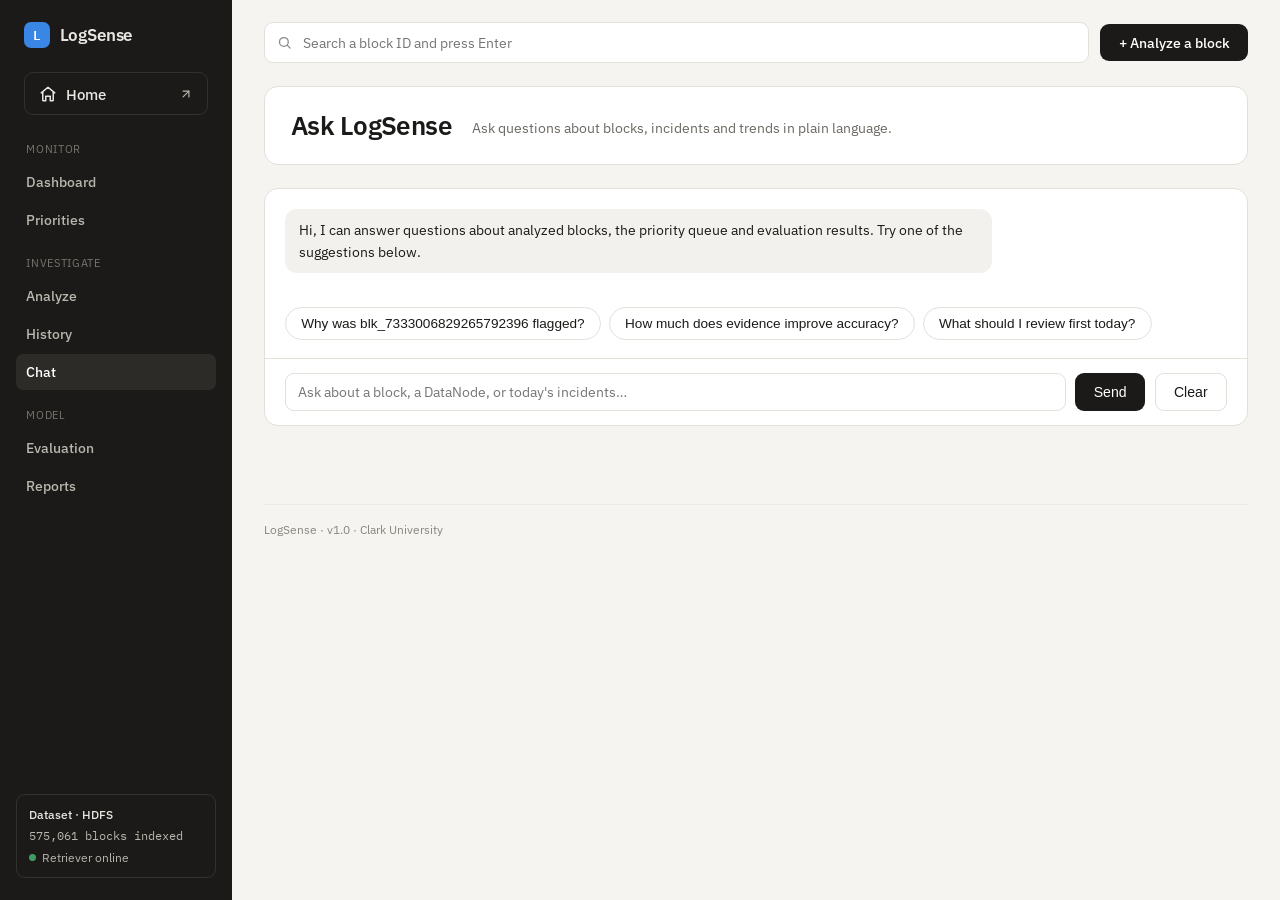
<file: frontend/chat.html>
<!doctype html>
<html lang="en">
<head>
  <meta charset="utf-8" />
  <meta name="viewport" content="width=device-width, initial-scale=1, viewport-fit=cover" />
  <link rel="icon" type="image/svg+xml" href="favicon.svg" />
  <title>LogSense — Chat</title>
  <link rel="preconnect" href="https://fonts.googleapis.com">
  <link href="https://fonts.googleapis.com/css2?family=IBM+Plex+Sans:wght@400;500;600;700&family=IBM+Plex+Mono:wght@400;500;600&display=swap" rel="stylesheet" />
  <link rel="stylesheet" href="css/styles.css?v=1794762658" />
</head>
<body>
  <div class="ls-shell">
    <aside class="ls-sidebar">
      <a href="index.html" class="ls-brand">LogSense</a>
      <a href="index.html" class="ls-sidebar-home"><svg width="18" height="18" viewBox="0 0 24 24" fill="none" stroke="currentColor" stroke-width="2" stroke-linecap="round" stroke-linejoin="round"><path d="M3 10.5 12 3l9 7.5"></path><path d="M5 9.5V20a1 1 0 0 0 1 1h3v-6h6v6h3a1 1 0 0 0 1-1V9.5"></path></svg><span>Home</span><svg class="ls-sidebar-home-arrow" width="14" height="14" viewBox="0 0 24 24" fill="none" stroke="currentColor" stroke-width="2" stroke-linecap="round" stroke-linejoin="round"><line x1="7" y1="17" x2="17" y2="7"></line><polyline points="7 7 17 7 17 17"></polyline></svg></a>
      <nav class="ls-nav">
        <div class="ls-nav-header">Monitor</div>
        <a href="dashboard.html">Dashboard</a>
        <a href="priorities.html">Priorities <span class="ls-badge" id="nav-priorities-badge" hidden></span></a>
        <div class="ls-nav-header">Investigate</div>
        <a href="analyze.html">Analyze</a>
        <a href="history.html">History</a>
        <a href="chat.html" class="active">Chat</a>
        <div class="ls-nav-header">Model</div>
        <a href="evaluate.html">Evaluation</a>
        <a href="reports.html">Reports</a>
      </nav>
      <div class="ls-sidebar-info">
        <strong>Dataset · HDFS</strong>
        <div class="ls-mono">575,061 blocks indexed</div>
        <div class="ls-dot-row"><span class="ls-dot"></span>Retriever online</div>
      </div>
    </aside>

    <main class="ls-main">
      <header class="ls-row" style="justify-content: space-between;">
        <div class="ls-row" style="flex: 1; min-width: 240px; background: var(--surface); border: 1px solid var(--border); border-radius: var(--radius-sm); padding: 0 0.75rem;">
          <svg width="15" height="15" viewBox="0 0 24 24" fill="none" stroke="currentColor" stroke-width="2" stroke-linecap="round" stroke-linejoin="round" style="color: var(--text-faint); flex: none;"><circle cx="11" cy="11" r="7"></circle><line x1="21" y1="21" x2="16.65" y2="16.65"></line></svg>
          <input type="text" id="topbar-search" placeholder="Search a block ID and press Enter" style="flex: 1; border: 0; outline: 0; background: transparent; padding: 0.65rem 0;" />
        </div>
        <a class="ls-btn" href="analyze.html">+ Analyze a block</a>
      </header>

      <div class="ls-header">
        <h1>Ask LogSense</h1>
        <p>Ask questions about blocks, incidents and trends in plain language.</p>
      </div>

      <div class="ls-card" style="padding: 0; overflow: hidden;">
        <div id="chat-messages" style="max-height: 55vh; overflow-y: auto; padding: 1.25rem;"></div>
        <div id="chat-suggestions" style="padding: 0 1.25rem 1.1rem; display: flex; flex-wrap: wrap; gap: 0.5rem;"></div>
        <div style="border-top: 1px solid var(--border); padding: 0.9rem 1.25rem; display: flex; gap: 0.6rem;">
          <input type="text" id="chat-input" placeholder="Ask about a block, a DataNode, or today's incidents…" style="flex: 1;" />
          <button class="ls-btn" id="chat-send-btn">Send</button>
          <button class="ls-btn ls-btn-ghost" id="chat-clear-btn">Clear</button>
        </div>
      </div>
      <footer class="ls-footer">LogSense · v1.0 · Clark University</footer>
    </main>
  </div>

  <script src="js/api.js?v=1794762658"></script>
  <script src="js/chat.js?v=1794762658"></script>
</body>
</html>
</file>
<file: frontend/css/styles.css>
:root {
  --bg: #f5f4f1;
  --surface: #ffffff;
  --border: #e3e0da;
  --border-light: #eeebe6;
  --text: #1b1a18;
  --text-secondary: #3b3935;
  --text-muted: #6b6861;
  --text-faint: #8a877f;

  --primary: #1b1a18;
  --primary-dark: #35332f;
  --primary-grad-start: #1b1a18;
  --primary-grad-end: #35332f;
  --accent: #2063b0;
  --accent-strong: #3986e4;

  --danger-bg: #ffe5e0;
  --danger-text: #b3241f;
  --danger-border: #f2b3a8;
  --danger-strong: #d33c33;
  --danger-halo: #ffc7be;

  --normal-bg: #e0f5e6;
  --normal-text: #17653c;
  --normal-border: #a9e0bd;
  --success: #17653c;
  --success-strong: #3f9b65;

  --warning-strong: #e29e47;
  --info-strong: #2171cc;

  --sidebar-bg: #1b1a18;
  --sidebar-text: #e9e7e2;
  --sidebar-text-muted: #b9b6ae;
  --sidebar-hover: #262421;
  --sidebar-active: #2d2b28;
  --sidebar-border: #33312d;

  --radius: 14px;
  --radius-sm: 9px;
  --shadow: none;
  --shadow-hover: 0 2px 8px rgba(27, 26, 24, 0.08);
}

* { box-sizing: border-box; }

html { scroll-behavior: smooth; }
@media (prefers-reduced-motion: reduce) {
  html { scroll-behavior: auto; }
}

body {
  margin: 0;
  font-family: "IBM Plex Sans", -apple-system, BlinkMacSystemFont, "Segoe UI", sans-serif;
  background: var(--bg);
  color: var(--text);
  padding-block: env(safe-area-inset-top, 0px) env(safe-area-inset-bottom, 0px);
  -webkit-font-smoothing: antialiased;
}

a { color: var(--accent); text-decoration: none; }
a:hover { text-decoration: underline; }

code, .ls-mono { font-family: "IBM Plex Mono", ui-monospace, monospace; }

/* ---------- Layout shell ---------- */
.ls-shell {
  display: flex;
  min-height: 100vh;
}

.ls-sidebar {
  width: 232px;
  flex: 0 0 232px;
  background: var(--sidebar-bg);
  color: var(--sidebar-text);
  padding: 1.4rem 1rem;
  position: sticky;
  top: 0;
  height: 100vh;
  overflow-y: auto;
  display: flex;
  flex-direction: column;
  gap: 1.5rem;
}

.ls-brand {
  font-weight: 600;
  font-size: 1.06rem;
  letter-spacing: -0.01em;
  margin: 0 0.5rem;
  display: flex;
  align-items: center;
  gap: 0.6rem;
  color: var(--sidebar-text);
  background: none;
  -webkit-background-clip: unset;
  background-clip: unset;
}
.ls-brand:hover { text-decoration: none; }
.ls-brand::before {
  content: "L";
  width: 26px;
  height: 26px;
  flex: none;
  border-radius: 7px;
  background: var(--accent-strong);
  color: #fff;
  display: grid;
  place-items: center;
  font: 600 13px "IBM Plex Mono", monospace;
}

.ls-sidebar-home {
  display: flex; align-items: center; gap: 0.6rem;
  margin: 0 0.5rem; padding: 0.65rem 0.85rem;
  border: 1px solid var(--sidebar-border); border-radius: var(--radius-sm);
  color: var(--sidebar-text); font-size: 0.95rem; font-weight: 500;
}
.ls-sidebar-home:hover { background: var(--sidebar-hover); text-decoration: none; }
.ls-sidebar-home svg { flex: none; }
.ls-sidebar-home-arrow { margin-left: auto; color: var(--sidebar-text-muted); }

.ls-nav { display: flex; flex-direction: column; gap: 0.15rem; font-size: 0.88rem; }
.ls-nav-header { padding: 1rem 0.65rem 0.35rem; font-size: 0.68rem; letter-spacing: 0.06em; text-transform: uppercase; color: #77746d; }
.ls-nav-header:first-child { padding-top: 0.2rem; }
.ls-nav .ls-badge { background: var(--danger-strong); color: #fff; font: 500 10px "IBM Plex Mono", monospace; padding: 1px 7px; }
.ls-nav .ls-badge::before { display: none; }

.ls-nav a {
  padding: 0.55rem 0.65rem;
  border-radius: 7px;
  font-weight: 500;
  font-size: 0.88rem;
  color: var(--sidebar-text-muted);
  display: flex;
  align-items: center;
  justify-content: space-between;
}

.ls-nav a:hover { background: var(--sidebar-hover); color: #fff; }
.ls-nav a.active { background: var(--sidebar-active); color: #fff; }

.ls-sidebar-info {
  margin-top: auto;
  padding: 0.75rem;
  border: 1px solid var(--sidebar-border);
  border-radius: var(--radius-sm);
  font-size: 0.75rem;
  color: var(--sidebar-text-muted);
  display: flex;
  flex-direction: column;
  gap: 0.4rem;
}
.ls-sidebar-info strong { color: var(--sidebar-text); font-weight: 500; }
.ls-sidebar-info .ls-dot-row { display: flex; align-items: center; gap: 0.4rem; }
.ls-sidebar-info .ls-dot { width: 7px; height: 7px; border-radius: 50%; background: var(--success-strong); }

.ls-main {
  flex: 1;
  min-width: 0;
  padding: 1.4rem 2rem 3.5rem;
  display: flex;
  flex-direction: column;
  gap: 1.4rem;
}

.ls-header {
  background: var(--surface);
  border: 1px solid var(--border);
  padding: 1.4rem 1.6rem;
  border-radius: var(--radius);
  display: flex;
  align-items: center;
  gap: 1.25rem;
  flex-wrap: wrap;
}
.ls-header h1 { color: var(--text); margin: 0; font-weight: 600; font-size: 1.6rem; letter-spacing: -0.02em; }
.ls-header p { color: var(--text-muted); margin: 0.25rem 0 0; font-size: 0.9rem; }

/* Simple page title (non-banner pages) */
.ls-page-title { font-size: 1.6rem; font-weight: 600; letter-spacing: -0.02em; margin: 0; }
.ls-page-sub { font-size: 0.88rem; color: var(--text-muted); margin: 0.25rem 0 0; }

/* ---------- Cards ---------- */
.ls-card, .ls-card-accent {
  background: var(--surface);
  border: 1px solid var(--border);
  border-radius: var(--radius);
  padding: 1.1rem 1.3rem;
  margin-bottom: 1rem;
}

.ls-card-accent { border-left: 3px solid var(--accent-strong); }

.ls-grid { display: grid; gap: 0.9rem; }
.ls-grid-2 { grid-template-columns: 1fr 1fr; }
.ls-grid-4 { grid-template-columns: repeat(4, 1fr); }

@media (max-width: 900px) {
  .ls-grid-2, .ls-grid-4 { grid-template-columns: 1fr; }
  .ls-shell { flex-direction: column; }
  .ls-sidebar { width: 100%; flex-basis: auto; height: auto; position: static; }
}

.ls-section-title {
  font-weight: 600;
  font-size: 0.95rem;
  color: var(--text);
  margin: 0.25rem 0 0.6rem;
  letter-spacing: -0.005em;
}
.ls-section-title:first-child { margin-top: 0; }

/* ---------- Badges ---------- */
.ls-badge {
  display: inline-flex;
  align-items: center;
  gap: 0.4rem;
  padding: 0.22rem 0.7rem;
  border-radius: 20px;
  font-weight: 600;
  font-size: 0.78rem;
  border: 1px solid transparent;
}
.ls-badge::before {
  content: "";
  width: 7px;
  height: 7px;
  border-radius: 50%;
  flex: none;
}
.ls-badge-anomaly { background: var(--danger-bg); color: var(--danger-text); }
.ls-badge-anomaly::before { background: var(--danger-strong); }
.ls-badge-normal { background: var(--normal-bg); color: var(--normal-text); }
.ls-badge-normal::before { background: var(--success-strong); }
.ls-badge-muted { background: var(--bg); color: var(--text-muted); border-color: var(--border); }
.ls-badge-muted::before { display: none; }

/* ---------- Metrics ---------- */
.ls-metric-box {
  background: var(--surface);
  border: 1px solid var(--border);
  border-radius: var(--radius);
  padding: 1.1rem 1.2rem;
}
.ls-metric-label { color: var(--text-muted); font-size: 0.82rem; font-weight: 500; margin-bottom: 0.4rem; }
.ls-metric-value { font-size: 1.7rem; font-weight: 600; letter-spacing: -0.02em; }
.ls-metric-sub { color: var(--text-faint); font-size: 0.78rem; margin-top: 0.3rem; }
.ls-metric-grounded { color: var(--info-strong); }
.ls-metric-ungrounded { color: var(--warning-strong); }

/* ---------- Forms / buttons ---------- */
input[type="text"], input[type="number"], select {
  font-family: inherit;
  font-size: 0.88rem;
  padding: 0.55rem 0.75rem;
  border-radius: var(--radius-sm);
  border: 1px solid var(--border);
  background: var(--surface);
  color: var(--text);
}
input:focus, select:focus { outline: 2px solid var(--accent-strong); outline-offset: 1px; }

.ls-btn {
  background: var(--primary);
  color: #fff;
  border: none;
  font-weight: 500;
  font-size: 0.88rem;
  border-radius: var(--radius-sm);
  padding: 0.6rem 1.15rem;
  cursor: pointer;
  transition: background-color 0.15s ease;
}
.ls-btn:hover:not(:disabled) { background: var(--primary-dark); }
.ls-btn:disabled { opacity: 0.5; cursor: not-allowed; }
.ls-btn-ghost { background: var(--surface); color: var(--text); border: 1px solid var(--border); }
.ls-btn-ghost:hover:not(:disabled) { background: var(--bg); }
.ls-btn-danger { background: var(--danger-strong); color: #fff; border: 1px solid var(--danger-strong); }
.ls-btn-danger:hover:not(:disabled) { background: var(--danger-text); }

.ls-row { display: flex; gap: 0.7rem; align-items: center; flex-wrap: wrap; }

/* ---------- Table ---------- */
table.ls-table { width: 100%; border-collapse: collapse; background: var(--surface); border-radius: var(--radius); overflow: hidden; border: 1px solid var(--border); }
table.ls-table th, table.ls-table td { text-align: left; padding: 0.65rem 1rem; font-size: 0.85rem; border-bottom: 1px solid var(--border-light); }
table.ls-table th { color: var(--text-faint); font-weight: 500; text-transform: none; font-size: 0.74rem; letter-spacing: 0.02em; text-transform: uppercase; background: transparent; border-bottom: 1px solid var(--border); }
table.ls-table tbody tr:hover { background: #faf9f7; cursor: pointer; }
table.ls-table tbody tr:last-child td { border-bottom: none; }
table.ls-table tbody tr.ls-row-selected { background: var(--border-light); }
.ls-table-wrap { overflow-x: auto; border-radius: var(--radius); }

/* ---------- Misc ---------- */
.ls-muted { color: var(--text-muted); font-size: 0.85rem; }
.ls-empty { color: var(--text-muted); font-size: 0.9rem; padding: 1.5rem; text-align: center; }
.ls-spinner { display: inline-block; width: 1em; height: 1em; border: 2px solid var(--border); border-top-color: var(--accent-strong); border-radius: 50%; animation: ls-spin 0.7s linear infinite; vertical-align: -0.15em; }
@keyframes ls-spin { to { transform: rotate(360deg); } }
[hidden] { display: none !important; }
hr { border: none; border-top: 1px solid var(--border-light); margin: 1.3rem 0; }
code { background: var(--bg); padding: 0.1rem 0.4rem; border-radius: 4px; font-size: 0.85em; }

.ls-pagination { display: flex; gap: 0.5rem; align-items: center; margin-top: 1rem; }

/* ---------- Progress bar (e.g. reviewed / total) ---------- */
.ls-progress-track { height: 6px; border-radius: 999px; background: var(--border-light); overflow: hidden; }
.ls-progress-fill { height: 100%; border-radius: 999px; background: var(--success-strong); }

/* ---------- Chat suggestion chips ---------- */
.ls-chat-suggestion {
  background: var(--surface); border: 1px solid var(--border); border-radius: 20px;
  padding: 0.5rem 0.95rem; font-size: 0.85rem; color: var(--text); cursor: pointer;
}
.ls-chat-suggestion:hover { background: var(--bg); border-color: var(--accent-strong); }

/* ---------- Charts ---------- */
.ls-chart-card { background: var(--surface); border: 1px solid var(--border); border-radius: var(--radius); padding: 1.25rem 1.4rem 1rem; margin-bottom: 1rem; position: relative; }
.ls-chart-title { font-weight: 600; font-size: 0.95rem; margin-bottom: 0.2rem; }
.ls-chart-subtitle { color: var(--text-muted); font-size: 0.8rem; margin-bottom: 0.75rem; }
.ls-chart-legend { display: flex; gap: 1.25rem; flex-wrap: wrap; margin-bottom: 0.5rem; font-size: 0.82rem; color: var(--text); }
.ls-chart-legend-item { display: inline-flex; align-items: center; gap: 0.4rem; }
.ls-chart-legend-swatch { width: 12px; height: 3px; border-radius: 2px; display: inline-block; }
.ls-chart-svg { display: block; width: 100%; height: auto; overflow: visible; }
.ls-chart-axis-text { fill: var(--text-faint); font-size: 10px; font-family: inherit; }
.ls-chart-gridline { stroke: var(--border-light); stroke-width: 1; }
.ls-chart-bar { cursor: pointer; }
.ls-chart-bar:hover { filter: brightness(0.92); }
.ls-chart-tooltip {
  position: absolute;
  pointer-events: none;
  background: var(--text);
  color: #fff;
  font-size: 0.78rem;
  padding: 0.45rem 0.65rem;
  border-radius: 8px;
  box-shadow: var(--shadow-hover);
  z-index: 10;
  white-space: nowrap;
  opacity: 0;
  transition: opacity 0.1s ease;
}
.ls-chart-tooltip.visible { opacity: 1; }
.ls-chart-tooltip b { font-weight: 700; }
.ls-date-range { display: flex; gap: 0.25rem; background: #ebe9e4; border-radius: 8px; padding: 3px; width: fit-content; margin-bottom: 1.25rem; }
.ls-date-range button { padding: 0.4rem 0.85rem; background: transparent; border: none; color: var(--text-muted); border-radius: 6px; font-size: 0.85rem; }
.ls-date-range button.active { background: #fff; color: var(--text); }

/* ---------- Chat ---------- */
.ls-chat-row { display: flex; margin-bottom: 0.9rem; }
.ls-chat-row.user { justify-content: flex-end; }
.ls-chat-bubble { max-width: 75%; padding: 0.65rem 0.9rem; border-radius: 12px; font-size: 0.9rem; line-height: 1.5; white-space: pre-line; }
.ls-chat-row.user .ls-chat-bubble { background: var(--primary); color: #fff; }
.ls-chat-row.assistant .ls-chat-bubble { background: #f3f1ed; color: var(--text); }
.ls-chat-row.error .ls-chat-bubble { background: var(--danger-bg); color: var(--danger-text); }

/* ---------- Live feed terminal ---------- */
.ls-terminal {
  background: var(--sidebar-bg);
  padding: 0.75rem 1rem;
  height: 260px;
  overflow: hidden;
  display: flex;
  flex-direction: column;
  justify-content: flex-end;
  gap: 3px;
  border-radius: 0 0 0 var(--radius);
}
.ls-terminal-line {
  display: grid;
  grid-template-columns: 78px minmax(0,1fr);
  gap: 10px;
  font: 12px/1.7 "IBM Plex Mono", monospace;
  color: var(--sidebar-text-muted);
  padding: 0 4px;
}
.ls-terminal-line .ls-t-time { color: var(--text-faint); }

/* ---------- On/off toggle switch ---------- */
.ls-toggle { display: inline-flex; align-items: center; gap: 0.5rem; background: none; border: 0; cursor: pointer; padding: 2px; font: inherit; }
.ls-toggle-track { width: 36px; height: 20px; border-radius: 999px; background: var(--border); position: relative; flex: none; transition: background 0.15s ease; }
.ls-toggle[aria-checked="true"] .ls-toggle-track { background: var(--success-strong); }
.ls-toggle-knob { position: absolute; top: 2px; left: 2px; width: 16px; height: 16px; border-radius: 50%; background: #fff; box-shadow: 0 1px 2px rgba(0,0,0,0.25); transition: left 0.15s ease; }
.ls-toggle[aria-checked="true"] .ls-toggle-knob { left: 18px; }
.ls-toggle-label { font-size: 0.85rem; font-weight: 600; color: var(--text-secondary); min-width: 24px; text-align: left; }
.ls-toggle:disabled { opacity: 0.6; cursor: not-allowed; }

/* ---------- Footer ---------- */
.ls-footer {
  margin-top: 2.5rem;
  padding-top: 1rem;
  border-top: 1px solid var(--border-light);
  font-size: 0.78rem;
  color: var(--text-faint);
}
.ls-footer a { color: var(--text-faint); text-decoration: underline; }
.ls-footer a:hover { color: var(--accent); }

/* ---------- Evidence bars + card intro (shared with the marketing home page) ---------- */
.ls-about-card-intro { color: var(--text-muted); font-size: 0.88rem; margin: 0 0 1.25rem; line-height: 1.5; }
.ls-about-bars { margin-bottom: 0.25rem; }
.ls-about-bar-row { margin-bottom: 1.1rem; }
.ls-about-bar-head { display: flex; justify-content: space-between; align-items: baseline; margin-bottom: 0.4rem; font-size: 0.88rem; }
.ls-about-bar-head b { font-size: 1.05rem; }
.ls-about-bar-track { height: 10px; border-radius: 999px; background: var(--border-light); overflow: hidden; }
.ls-about-bar-fill { height: 100%; border-radius: 999px; }
.ls-about-note { font-size: 0.76rem; color: var(--text-faint); line-height: 1.6; margin: 0.9rem 0 0; }

/* ---------- Marketing home page ---------- */
.ls-home { background: var(--bg); }
.ls-home .ls-brand { color: var(--text); }
.ls-home .ls-brand::before { color: #fff; }

.ls-home-header {
  position: sticky; top: 0; z-index: 10;
  background: color-mix(in srgb, var(--bg) 85%, transparent);
  backdrop-filter: blur(8px); -webkit-backdrop-filter: blur(8px);
  border-bottom: 1px solid var(--border);
}
.ls-home-header-inner {
  max-width: 1160px; margin: 0 auto; padding: 0.9rem 1.5rem;
  display: flex; align-items: center; justify-content: space-between; gap: 1rem;
}
.ls-home-header-nav { display: flex; gap: 1.5rem; font-size: 0.88rem; font-weight: 500; }
.ls-home-header-nav a { color: var(--text-muted); }
.ls-home-header-nav a:hover { color: var(--text); text-decoration: none; }

.ls-home-hero {
  max-width: 720px; margin: 0 auto; padding: 4.5rem 1.5rem 2.5rem; text-align: center;
}
.ls-home-pill {
  display: inline-flex; align-items: center; gap: 0.5rem;
  font: 500 0.78rem "IBM Plex Mono", monospace; letter-spacing: 0.02em;
  color: var(--accent); background: color-mix(in srgb, var(--accent-strong) 12%, transparent);
  border: 1px solid color-mix(in srgb, var(--accent-strong) 30%, transparent);
  border-radius: 20px; padding: 0.3rem 0.85rem; margin-bottom: 1.5rem;
}
.ls-home-pill-dot { width: 6px; height: 6px; border-radius: 50%; background: var(--accent-strong); flex: none; }
.ls-home-hero h1 {
  font-size: clamp(2.1rem, 5.5vw, 3.4rem); font-weight: 600; letter-spacing: -0.03em;
  line-height: 1.08; margin: 0 0 1.1rem; text-wrap: balance;
}
.ls-home-hero-sub { color: var(--text-muted); font-size: 1.05rem; line-height: 1.6; margin: 0 0 1.75rem; text-wrap: pretty; }

.ls-home-preview { max-width: 1160px; margin: 0 auto; padding: 0 1.5rem 3rem; }
.ls-home-preview-frame {
  background: var(--primary); border-radius: 18px; padding: 14px;
  box-shadow: 0 30px 60px -30px rgba(27, 26, 24, 0.45);
}
.ls-home-preview-inner { background: var(--surface); border-radius: 12px; overflow: hidden; }
.ls-home-preview-banner { display: flex; align-items: center; gap: 1rem; padding: 1rem 1.2rem; border-bottom: 1px solid var(--border-light); }
.ls-home-preview-dot { width: 32px; height: 32px; border-radius: 9px; background: var(--danger-bg); flex: none; position: relative; }
.ls-home-preview-dot::after { content: ""; position: absolute; inset: 0; margin: auto; width: 9px; height: 9px; border-radius: 50%; background: var(--danger-strong); top: 50%; left: 50%; transform: translate(-50%, -50%); box-shadow: 0 0 0 4px var(--danger-halo); }
.ls-home-preview-explain { padding: 1rem 1.2rem; }
.ls-home-preview-explain-label { font: 600 0.78rem "IBM Plex Mono", monospace; color: var(--info-strong); margin-bottom: 0.5rem; }
.ls-home-preview-explain p { margin: 0; color: var(--text-secondary); font-size: 0.88rem; line-height: 1.6; }

.ls-home-preview-terminal .ls-home-log-line { grid-template-columns: 62px 44px 40px minmax(0, 1fr); }
.ls-home-preview-terminal .ls-home-log-line .ls-mono { color: var(--sidebar-text-muted); }

@media (max-width: 640px) {
  .ls-home-preview-banner { flex-wrap: wrap; }
}

.ls-home-stats-outer { background: var(--surface); border-top: 1px solid var(--border); border-bottom: 1px solid var(--border); }
.ls-home-stats {
  max-width: 1160px; margin: 0 auto; padding: 2rem 1.5rem;
  display: grid; grid-template-columns: repeat(4, 1fr);
}
.ls-home-stat { text-align: center; padding: 0.5rem 1rem; border-left: 1px solid var(--border-light); }
.ls-home-stat:first-child { border-left: none; }
.ls-home-stat-value { font-size: 1.75rem; font-weight: 600; letter-spacing: -0.02em; }
.ls-home-stat-label { color: var(--text-muted); font-size: 0.8rem; margin-top: 0.3rem; }
.ls-home-stat-link { border-radius: var(--radius-sm); transition: background-color 0.15s ease; }
.ls-home-stat-link:hover { background: var(--bg); text-decoration: none; }
.ls-home-stat-link:hover .ls-home-stat-label { color: var(--accent-strong); }

.ls-home-section { max-width: 1160px; margin: 0 auto; padding: 3.5rem 1.5rem; }
.ls-home-section-head { max-width: 640px; margin: 0 0 2rem; }
.ls-home-eyebrow {
  font: 600 0.78rem "IBM Plex Mono", monospace; letter-spacing: 0.04em; text-transform: uppercase;
  color: var(--accent-strong); margin-bottom: 0.6rem;
}
.ls-home-section h2 {
  font-size: clamp(1.5rem, 2.8vw, 1.9rem); font-weight: 600; letter-spacing: -0.02em;
  text-align: left; margin: 0;
}

.ls-home-how-grid { display: grid; grid-template-columns: repeat(4, 1fr); gap: 1rem; }
.ls-home-how-card {
  background: var(--surface); border: 1px solid var(--border); border-radius: var(--radius);
  padding: 1.4rem 1.2rem;
}
.ls-home-how-tag { font: 600 0.75rem "IBM Plex Mono", monospace; color: var(--accent-strong); margin-bottom: 0.75rem; }
.ls-home-how-card h3 { margin: 0 0 0.4rem; font-size: 1.02rem; font-weight: 600; }
.ls-home-how-card p { margin: 0; color: var(--text-muted); font-size: 0.86rem; line-height: 1.55; }

.ls-home-features-grid { display: grid; grid-template-columns: repeat(3, 1fr); gap: 1rem; }
.ls-home-feature-card {
  background: var(--surface); border: 1px solid var(--border); border-radius: var(--radius);
  padding: 1.4rem 1.4rem; color: var(--text);
}
.ls-home-feature-card h3 { margin: 0 0 0.4rem; font-size: 1.02rem; font-weight: 600; }
.ls-home-feature-card p { margin: 0 0 1.1rem; color: var(--text-muted); font-size: 0.86rem; line-height: 1.55; }
.ls-home-feature-preview {
  background: var(--bg); border: 1px solid var(--border-light); border-radius: var(--radius-sm);
  padding: 0.75rem 0.9rem; display: flex; flex-direction: column; gap: 0.5rem;
}
.ls-home-feature-row { display: flex; justify-content: space-between; align-items: center; font-size: 0.82rem; }
.ls-home-feature-step { font-size: 0.82rem; color: var(--text-secondary); }
.ls-home-feature-chat { font-size: 0.8rem; padding: 0.5rem 0.75rem; border-radius: var(--radius-sm); max-width: 92%; }
.ls-home-feature-chat-user { background: var(--primary); color: #fff; align-self: flex-end; }
.ls-home-feature-chat-ai { background: var(--surface); border: 1px solid var(--border); align-self: flex-start; }

.ls-home-results-card { display: grid; grid-template-columns: 1fr 1fr; gap: 2.5rem; align-items: center; }

.ls-home-cta {
  background: var(--primary); color: #fff; text-align: center; padding: 3.5rem 1.5rem;
}
.ls-home-cta h2 { margin: 0 0 0.6rem; font-size: clamp(1.5rem, 3vw, 2rem); font-weight: 600; letter-spacing: -0.02em; }
.ls-home-cta p { margin: 0 0 1.5rem; color: var(--sidebar-text-muted); font-size: 0.92rem; }
.ls-home-cta .ls-btn { background: #fff; color: var(--primary); }
.ls-home-cta .ls-btn:hover { background: var(--sidebar-text-muted); }

.ls-home-footer { background: var(--primary); border-top: 1px solid rgba(255, 255, 255, 0.08); }
.ls-home-footer-inner {
  max-width: 1160px; margin: 0 auto; color: var(--sidebar-text-muted); font-size: 0.82rem;
  padding: 1.75rem 1.5rem;
  display: flex; justify-content: space-between; gap: 1rem; flex-wrap: wrap;
}

@media (max-width: 900px) {
  .ls-home-stats { grid-template-columns: 1fr 1fr; row-gap: 1.5rem; }
  .ls-home-stat:nth-child(3) { border-left: none; }
  .ls-home-how-grid { grid-template-columns: 1fr 1fr; }
  .ls-home-features-grid { grid-template-columns: 1fr 1fr; }
  .ls-home-results-card { grid-template-columns: 1fr; }
}
@media (max-width: 640px) {
  .ls-home-header-nav { display: none; }
  .ls-home-stats { grid-template-columns: 1fr; }
  .ls-home-stat { border-left: none; padding: 0; }
  .ls-home-how-grid { grid-template-columns: 1fr; }
  .ls-home-features-grid { grid-template-columns: 1fr; }
  .ls-home-hero { padding: 3rem 1.25rem 2rem; }
}
</file>
